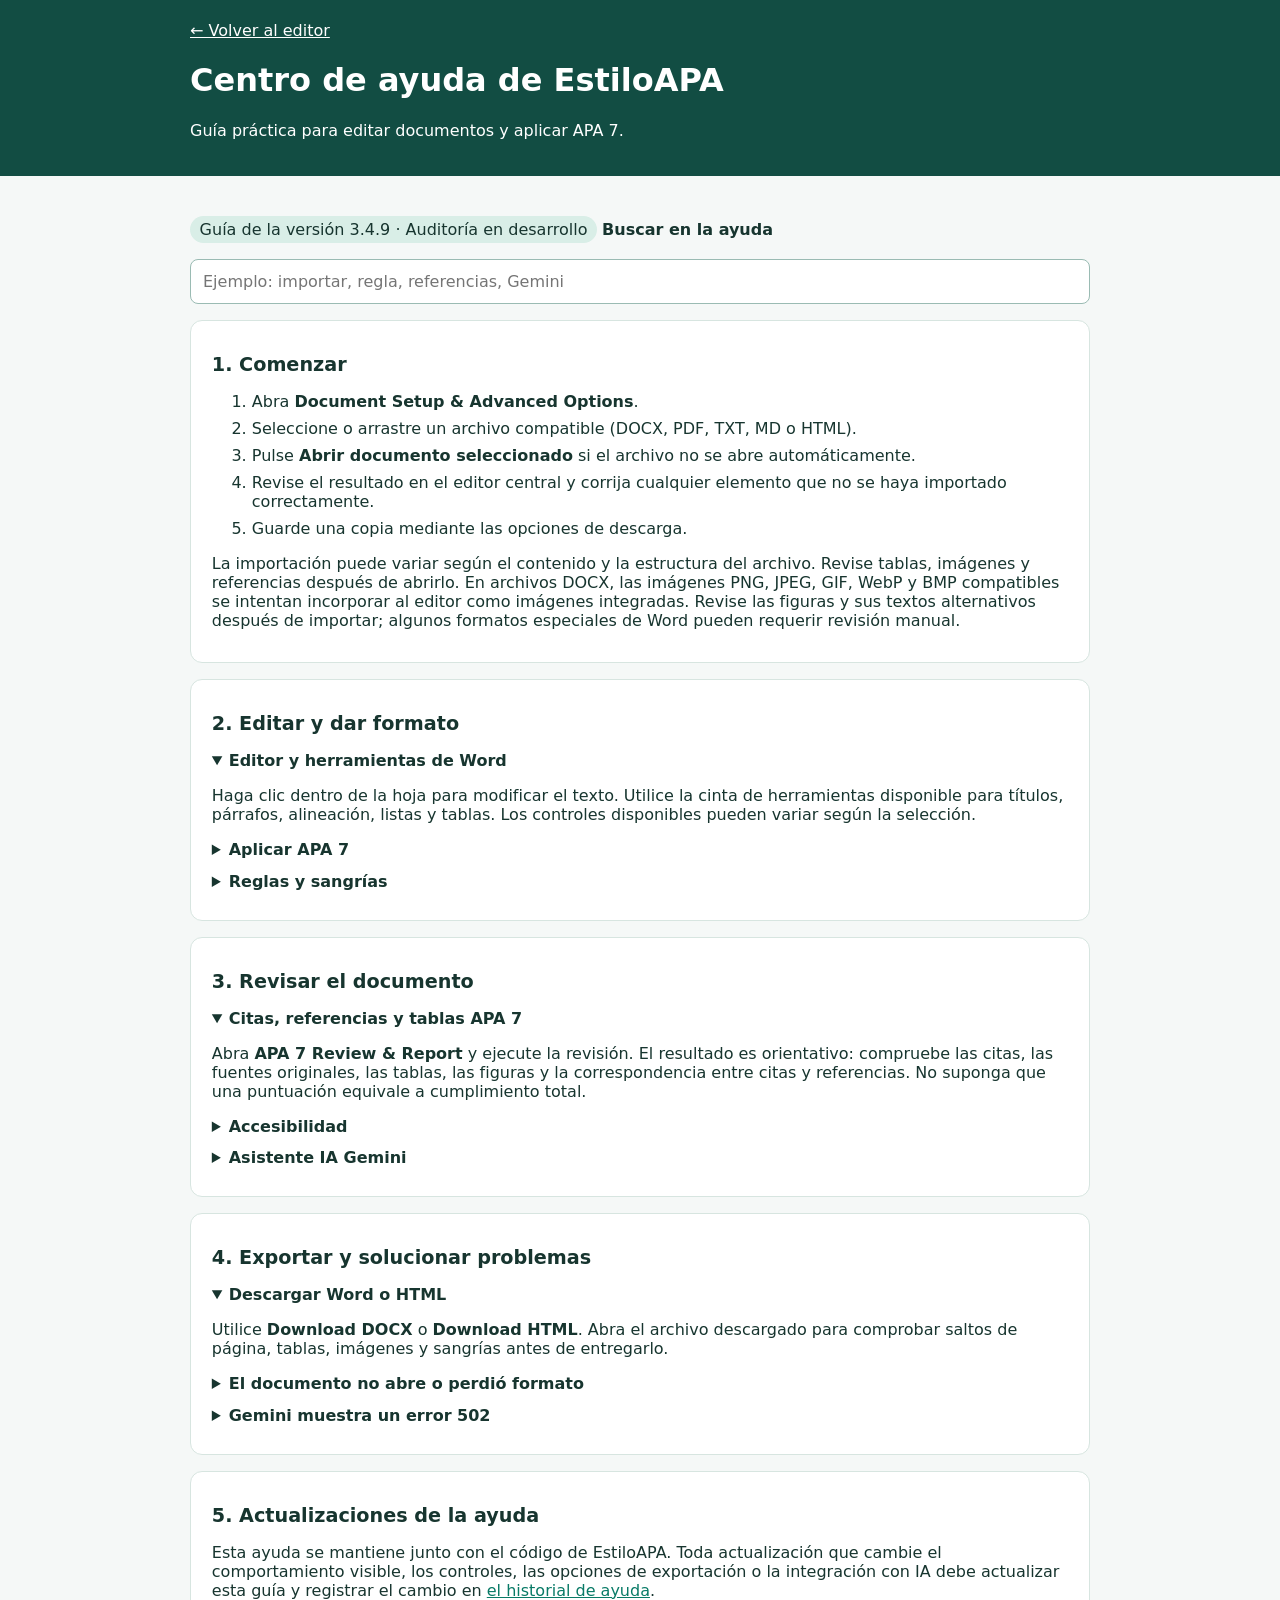
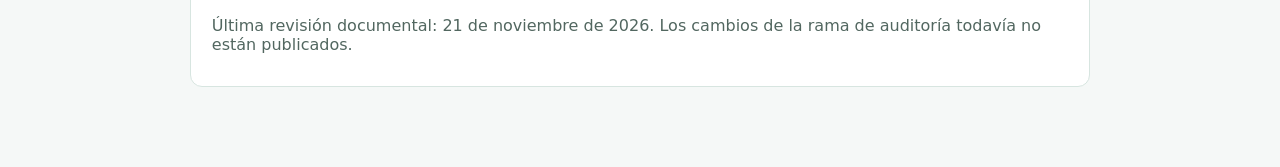
<file: help.html>
<!doctype html>
<html lang="es"><head><meta charset="utf-8"><meta name="viewport" content="width=device-width,initial-scale=1"><title>Ayuda | EstiloAPA</title><style>
:root{font-family:system-ui,-apple-system,Segoe UI,sans-serif;color:#17352f;background:#f5f8f7}body{margin:0}header{background:#124d43;color:white;padding:1.3rem max(1rem,calc((100vw - 900px)/2))}main{max-width:900px;margin:auto;padding:1.5rem 1rem 4rem}a{color:#087a66}header a{color:white}input{font:inherit;padding:.75rem;width:100%;box-sizing:border-box;border:1px solid #9abbb3;border-radius:8px}section{background:white;border:1px solid #d7e5e0;border-radius:12px;margin:1rem 0;padding:1rem 1.3rem}h2{font-size:1.2rem}details{margin:.8rem 0}summary{cursor:pointer;font-weight:650}li{margin:.5rem 0}.muted{color:#526760}.tag{display:inline-block;background:#d9eee7;padding:.25rem .6rem;border-radius:99px}@media(max-width:600px){header{padding:1rem}}</style></head>
<body><header><a href="index.html">← Volver al editor</a><h1>Centro de ayuda de EstiloAPA</h1><p>Guía práctica para editar documentos y aplicar APA 7.</p></header><main>
<p class="tag">Guía de la versión 3.4.9 · Auditoría en desarrollo</p>
<label for="search"><strong>Buscar en la ayuda</strong></label><input id="search" type="search" placeholder="Ejemplo: importar, regla, referencias, Gemini">
<p id="results" role="status" aria-live="polite"></p>
<section><h2>1. Comenzar</h2><ol><li>Abra <strong>Document Setup &amp; Advanced Options</strong>.</li><li>Seleccione o arrastre un archivo compatible (DOCX, PDF, TXT, MD o HTML).</li><li>Pulse <strong>Abrir documento seleccionado</strong> si el archivo no se abre automáticamente.</li><li>Revise el resultado en el editor central y corrija cualquier elemento que no se haya importado correctamente.</li><li>Guarde una copia mediante las opciones de descarga.</li></ol><p>La importación puede variar según el contenido y la estructura del archivo. Revise tablas, imágenes y referencias después de abrirlo. En archivos DOCX, las imágenes PNG, JPEG, GIF, WebP y BMP compatibles se intentan incorporar al editor como imágenes integradas. Revise las figuras y sus textos alternativos después de importar; algunos formatos especiales de Word pueden requerir revisión manual.</p></section>
<section><h2>2. Editar y dar formato</h2><details open><summary>Editor y herramientas de Word</summary><p>Haga clic dentro de la hoja para modificar el texto. Utilice la cinta de herramientas disponible para títulos, párrafos, alineación, listas y tablas. Los controles disponibles pueden variar según la selección.</p></details><details><summary>Aplicar APA 7</summary><p>En las opciones avanzadas, revise la fuente, sangrías y demás preferencias. Use <strong>Reapply APA 7</strong> para volver a aplicar el formato. Antes de hacerlo, guarde una copia si realizó cambios manuales importantes.</p></details><details><summary>Reglas y sangrías</summary><p>La regla horizontal ayuda a visualizar los márgenes y ajustar sangrías. Permanece al inicio del área del documento y se desplaza con el contenido para no cubrir los párrafos al bajar por el texto. Si la regla no coincide con los bordes de la hoja, compruebe el zoom y el ancho de la ventana. La alineación se encuentra en proceso de validación.</p></details></section>
<section><h2>3. Revisar el documento</h2><details open><summary>Citas, referencias y tablas APA 7</summary><p>Abra <strong>APA 7 Review &amp; Report</strong> y ejecute la revisión. El resultado es orientativo: compruebe las citas, las fuentes originales, las tablas, las figuras y la correspondencia entre citas y referencias. No suponga que una puntuación equivale a cumplimiento total.</p></details><details><summary>Accesibilidad</summary><p>Use el comprobador de accesibilidad cuando esté disponible. Revise textos alternativos de imágenes, encabezados y estructura de tablas. Las comprobaciones automáticas no sustituyen una revisión manual.</p></details><details><summary>Asistente IA Gemini</summary><p>Gemini es opcional. Seleccione el tipo de revisión y el contenido que desea enviar; lea y marque el consentimiento antes de solicitar sugerencias. Las sugerencias deben revisarse manualmente. La conexión segura por usuario está pendiente de activación y puede requerir una clave temporal del servidor. Nunca escriba una clave API de Google en la aplicación.</p></details></section>
<section><h2>4. Exportar y solucionar problemas</h2><details open><summary>Descargar Word o HTML</summary><p>Utilice <strong>Download DOCX</strong> o <strong>Download HTML</strong>. Abra el archivo descargado para comprobar saltos de página, tablas, imágenes y sangrías antes de entregarlo.</p></details><details><summary>El documento no abre o perdió formato</summary><p>Compruebe que el archivo no esté dañado y que su extensión sea compatible. Intente importar una copia. Si el problema persiste, anote el tipo de archivo y el paso donde ocurre; evite compartir documentos con datos confidenciales.</p></details><details><summary>Gemini muestra un error 502</summary><p>Un error 502 suele indicar un problema de comunicación con el servidor. Espere e inténtelo nuevamente; si continúa, el administrador debe revisar el despliegue del servicio Cloudflare y sus registros.</p></details></section>
<section><h2>5. Actualizaciones de la ayuda</h2><p>Esta ayuda se mantiene junto con el código de EstiloAPA. Toda actualización que cambie el comportamiento visible, los controles, las opciones de exportación o la integración con IA debe actualizar esta guía y registrar el cambio en <a href="HELP_CHANGELOG.md">el historial de ayuda</a>.</p><p class="muted">Última revisión documental: 21 de noviembre de 2026. Los cambios de la rama de auditoría todavía no están publicados.</p></section>
</main><script>const input=document.getElementById('search'),sections=[...document.querySelectorAll('main section')],result=document.getElementById('results');input.addEventListener('input',()=>{const q=input.value.trim().toLocaleLowerCase('es');let n=0;for(const s of sections){const match=!q||s.textContent.toLocaleLowerCase('es').includes(q);s.hidden=!match;if(match)n++}result.textContent=q?(n+' secciones encontradas'):''});</script></body></html>
</file>
